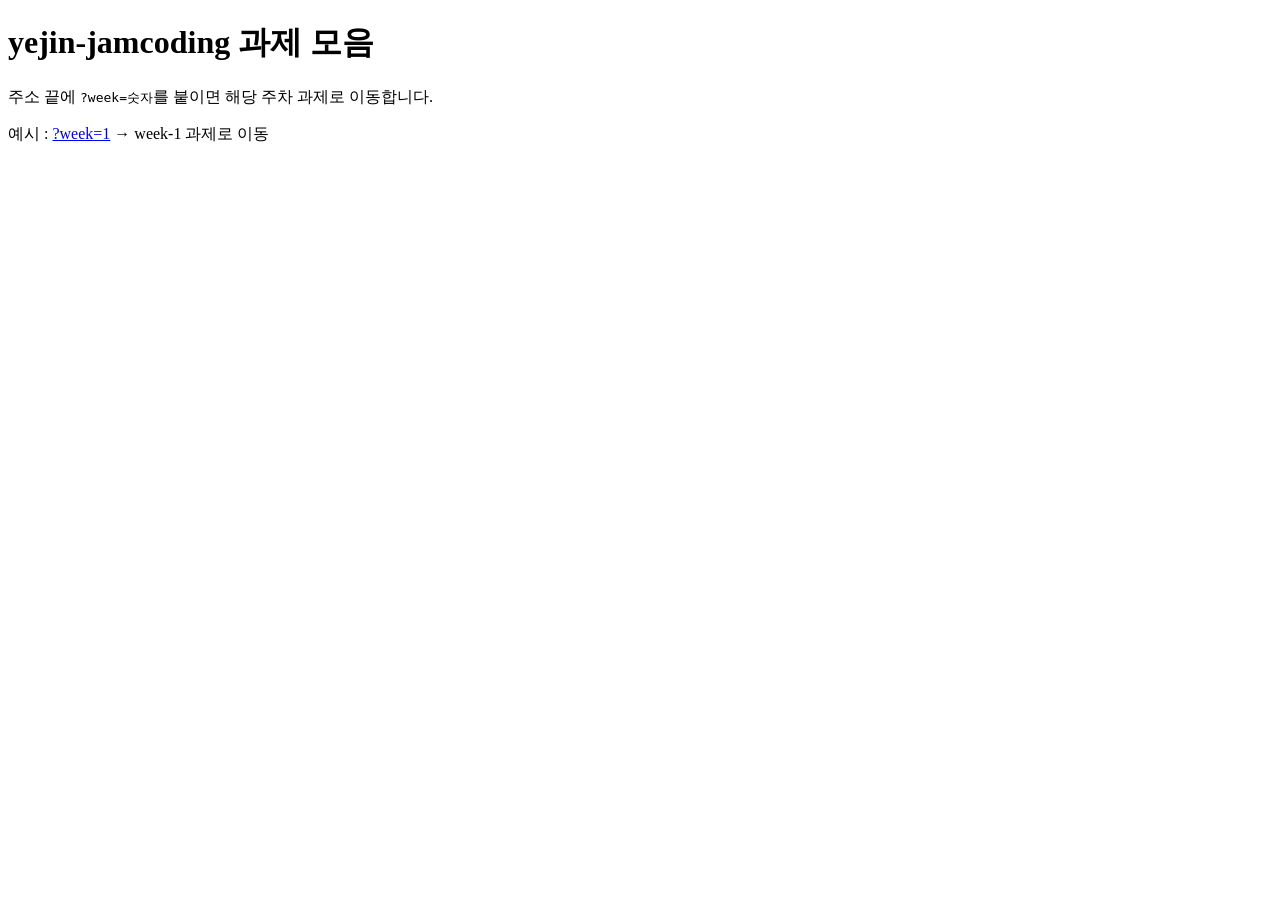
<file: index.html>
<!DOCTYPE html>
<html lang="ko">
<head>
  <meta charset="UTF-8">
  <title>yejin-jamcoding</title>
</head>
<body>

  <h1>yejin-jamcoding 과제 모음</h1>

  <p>주소 끝에 <code>?week=숫자</code>를 붙이면 해당 주차 과제로 이동합니다.</p>
  <p>예시 : <a href="?week=1">?week=1</a> → week-1 과제로 이동</p>

  <script>
    // 주소창의 ?week=숫자 값을 읽어온다
    const params = new URLSearchParams(window.location.search);
    const week = params.get("week");

    // week 값이 있으면 해당 주차 폴더의 index.html로 이동한다
    if (week) {
      window.location.href = "week-" + week + "/index.html";
    }
  </script>

</body>
</html>
</file>
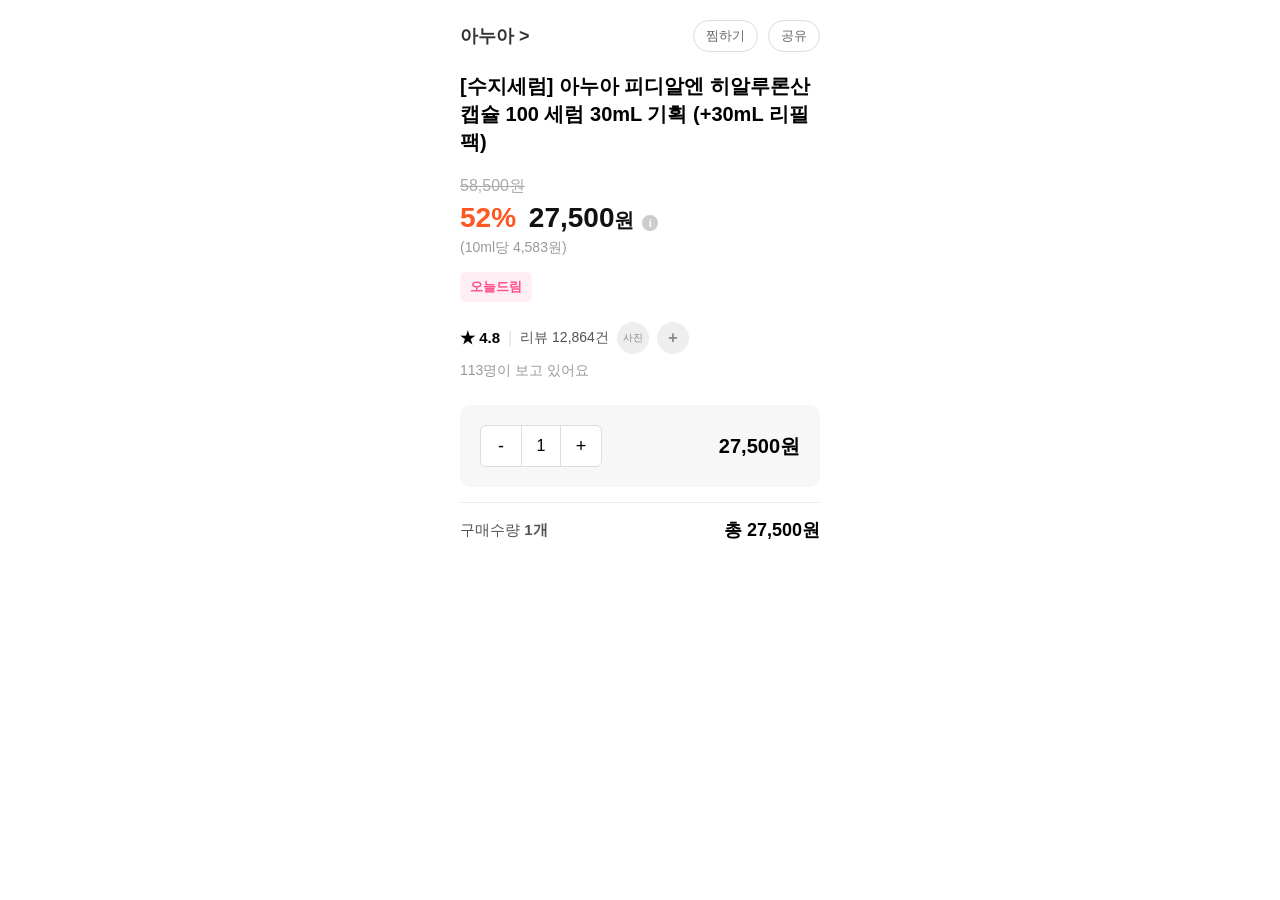
<file: week-1/index.html>
<!DOCTYPE html>
<html lang="ko">
<head>
  <meta charset="UTF-8">
  <title>week-1 과제 - 상품 상세 페이지</title>
  <link rel="stylesheet" href="style.css">
</head>
<body>

  <div class="container">

    <!-- 상단 : 브랜드명 + 아이콘 -->
    <div class="top-bar">
      <p class="brand">아누아 &gt;</p>
      <div class="top-icons">
        <span class="icon-box">찜하기</span>
        <span class="icon-box">공유</span>
      </div>
    </div>

    <!-- 상품명 -->
    <h1 class="title">
      [수지세럼] 아누아 피디알엔 히알루론산 캡슐 100 세럼 30mL 기획 (+30mL 리필팩)
    </h1>

    <!-- 가격 정보 -->
    <div class="price-box">
      <p class="original-price">58,500원</p>
      <p class="sale-price">
        <span class="discount">52%</span>
        27,500<span class="won">원</span>
        <span class="info-icon">i</span>
      </p>
      <p class="unit-price">(10ml당 4,583원)</p>
    </div>

    <!-- 배지 -->
    <p class="badge">오늘드림</p>

    <!-- 리뷰 -->
    <div class="review-box">
      <span class="rating">★ 4.8</span>
      <span class="line">|</span>
      <span class="review-count">리뷰 12,864건</span>
      <span class="photo">사진</span>
      <span class="photo photo-more">+</span>
    </div>

    <!-- 조회수 -->
    <p class="viewers">113명이 보고 있어요</p>

    <!-- 수량 선택 + 가격 -->
    <div class="order-box">
      <div class="quantity">
        <button class="qty-btn">-</button>
        <span class="qty-num">1</span>
        <button class="qty-btn">+</button>
      </div>
      <p class="order-price">27,500원</p>
    </div>

    <!-- 총 결제 금액 -->
    <div class="total-box">
      <p class="total-label">구매수량 <strong>1개</strong></p>
      <p class="total-price">총 27,500원</p>
    </div>

  </div>

</body>
</html>
</file>
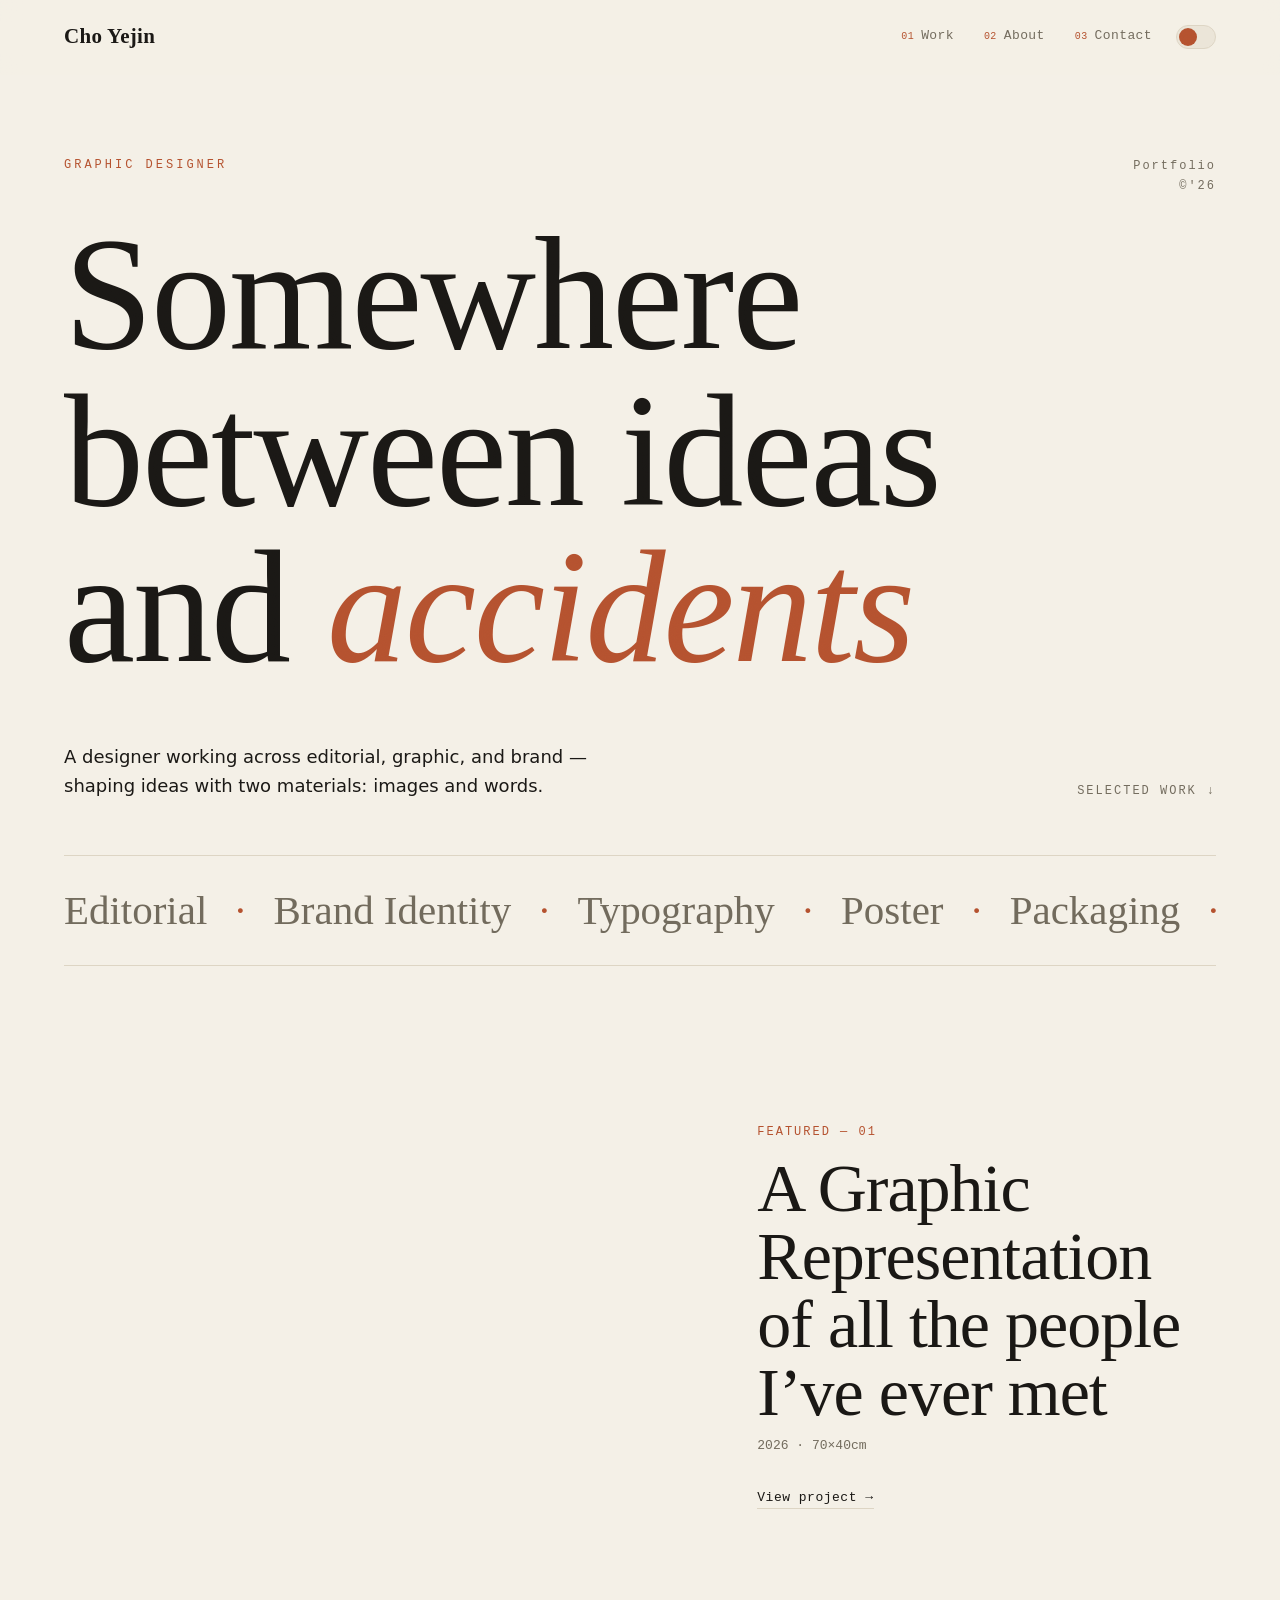
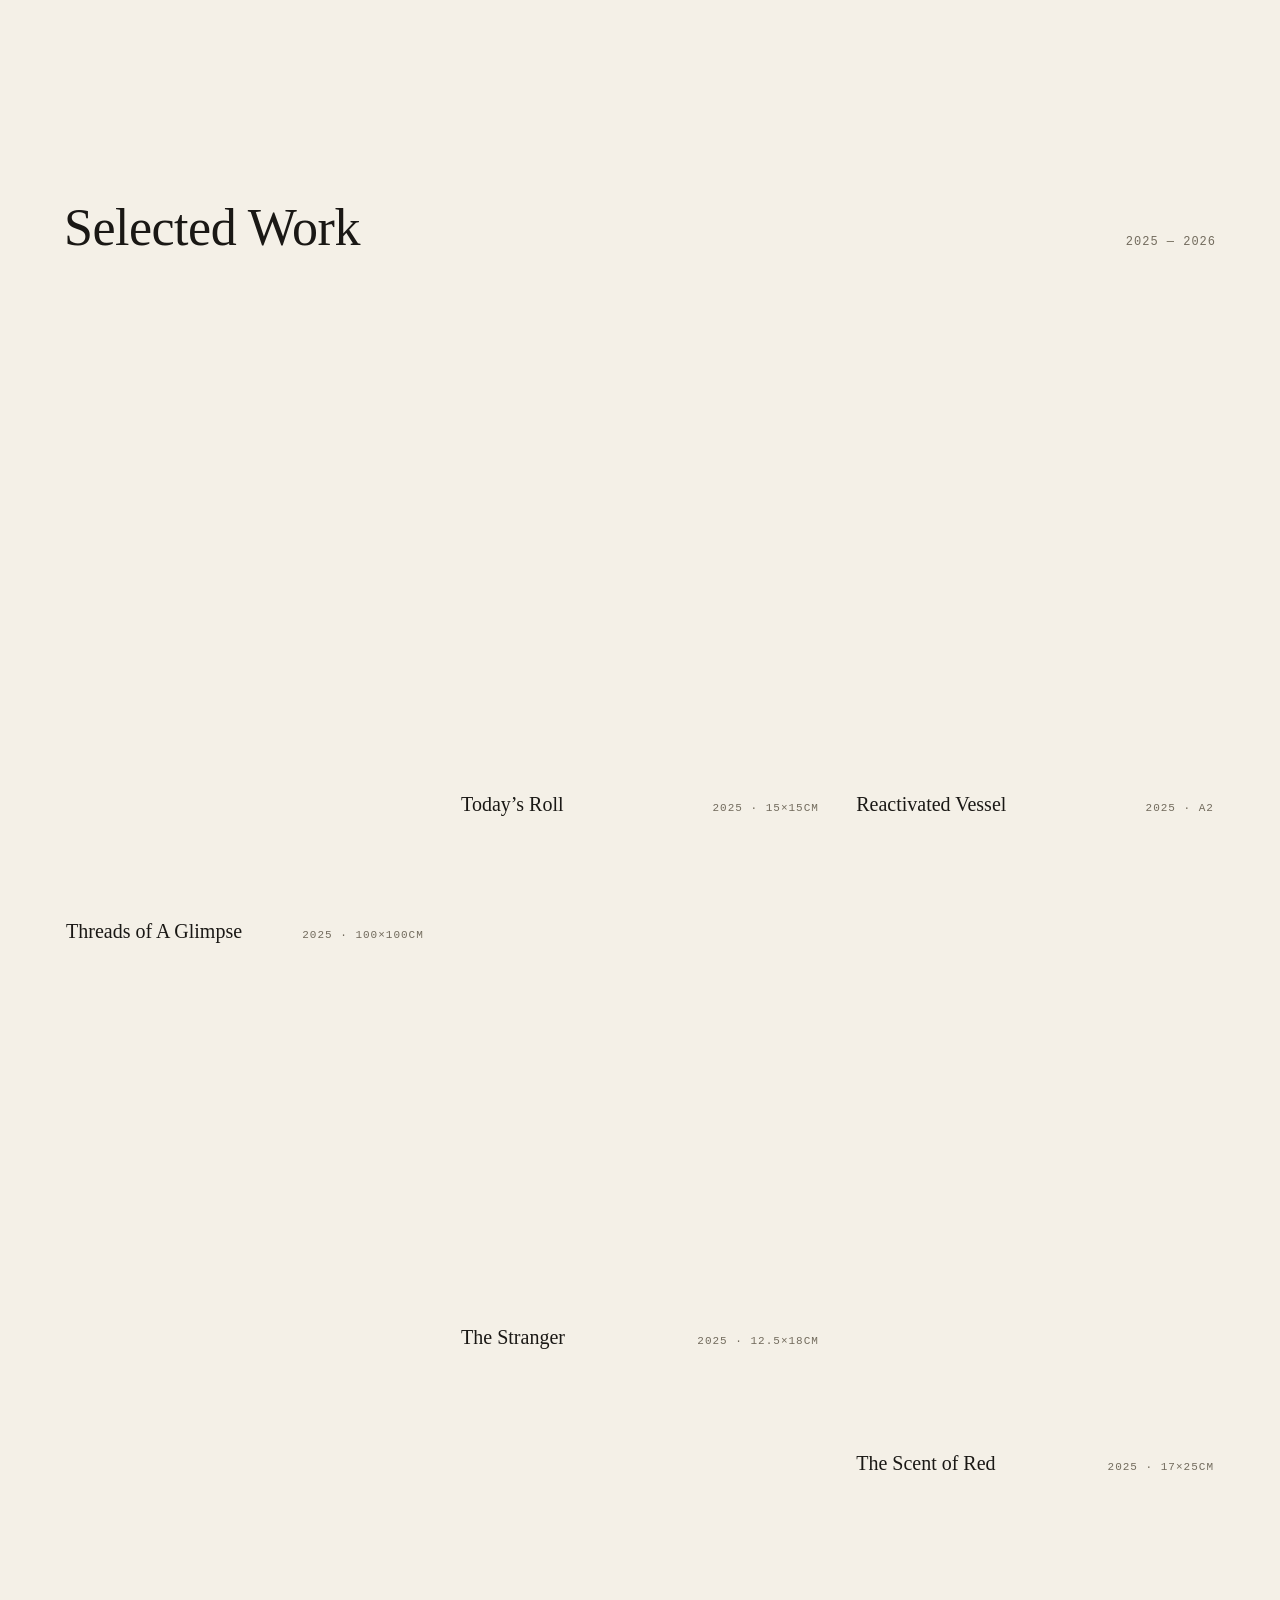
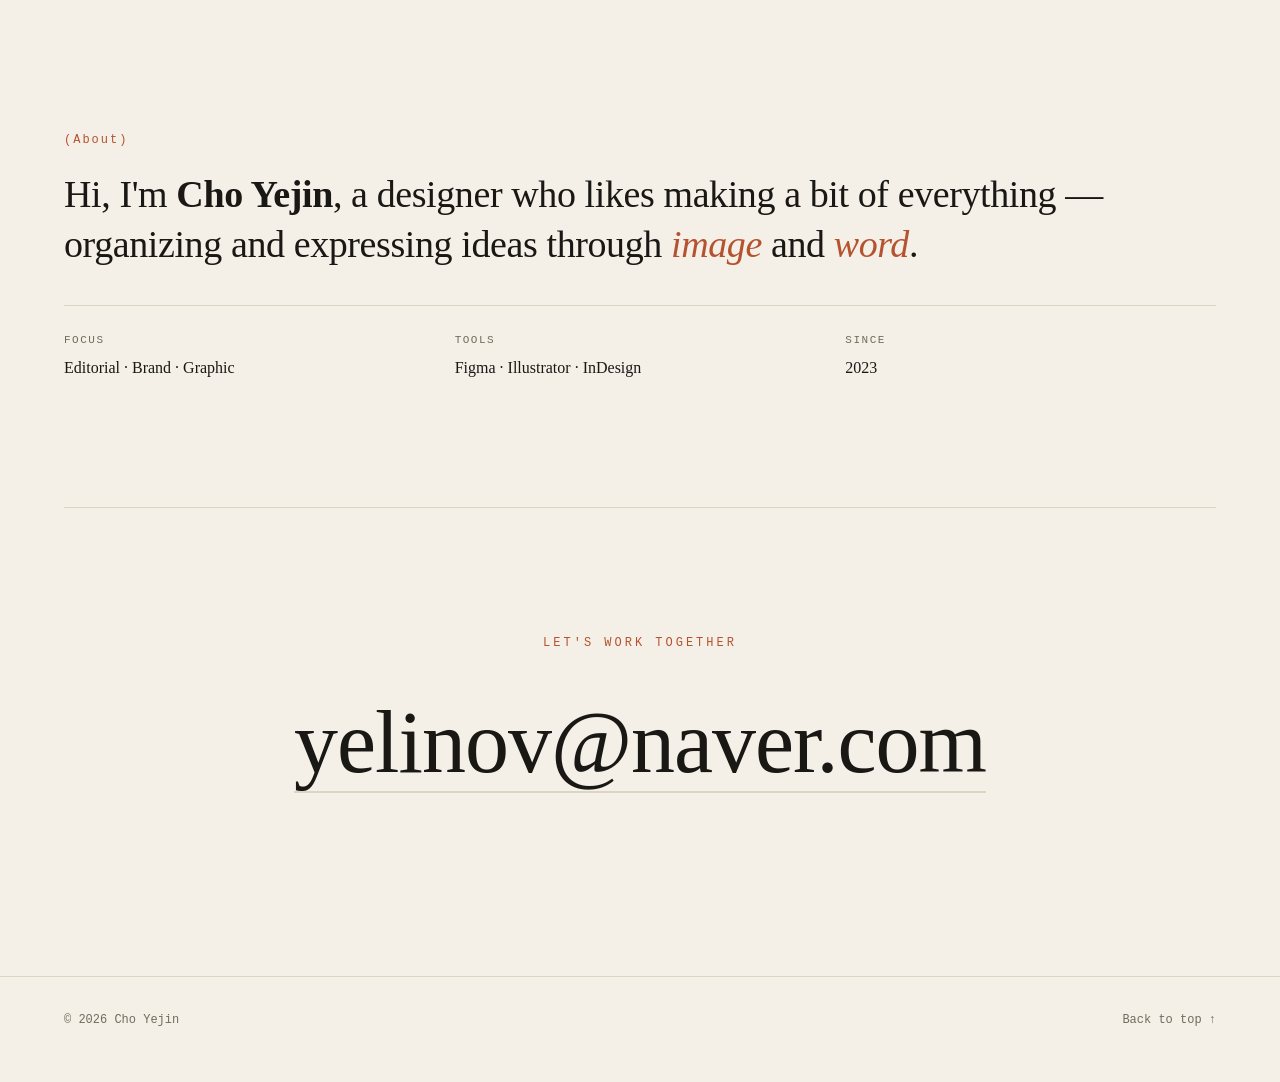
<file: week-3/index.html>
<!doctype html>
<html lang="en" data-theme="dark">
<head>
  <meta charset="utf-8" />
  <meta name="viewport" content="width=device-width, initial-scale=1" />
  <title>Cho Yejin — Design Portfolio</title>
  <meta name="description" content="Cho Yejin — graphic design portfolio. Work expressed through image and word." />
  <meta name="author" content="Cho Yejin" />
  <meta property="og:title" content="Cho Yejin — Design Portfolio" />
  <meta property="og:description" content="Graphic design portfolio — editorial, brand, and graphic work." />
  <meta property="og:type" content="website" />
  <meta name="theme-color" content="#0e0d0b" />
  <link rel="stylesheet" href="css/styles.css" />
</head>
<body>
  <a class="skip" href="#work">Skip to content</a>
  <div class="progress" id="progress" aria-hidden="true"></div>
  <div class="cursor" id="cursor" aria-hidden="true"></div>

  <!-- ===== Nav ===== -->
  <header class="nav" id="top">
    <a class="nav__brand" href="#top">Cho Yejin</a>
    <nav class="nav__links" aria-label="Primary">
      <a href="#work"><i>01</i> Work</a>
      <a href="#about"><i>02</i> About</a>
      <a href="#contact"><i>03</i> Contact</a>
    </nav>
    <div class="nav__right">
      <button class="theme" id="themeBtn" type="button" aria-label="Toggle theme"><span class="theme__dot"></span></button>
      <button class="burger" id="burger" type="button" aria-label="Menu" aria-expanded="false"><span></span><span></span></button>
    </div>
  </header>

  <main>
    <!-- ===== Hero ===== -->
    <section class="hero">
      <span class="hero__index reveal">Portfolio<br />©'26</span>
      <p class="hero__eyebrow reveal">Graphic Designer</p>
      <h1 class="hero__title reveal">
        <span class="line"><b>Somewhere</b></span>
        <span class="line"><b>between ideas</b></span>
        <span class="line"><b>and <em>accidents</em></b></span>
      </h1>
      <div class="hero__foot reveal" data-d="3">
        <p class="hero__lead">
          A designer working across editorial, graphic, and brand — shaping ideas with two materials: images and words.
        </p>
        <a class="hero__scroll" href="#work"><span>Selected Work</span><i>↓</i></a>
      </div>
    </section>

    <!-- ===== Marquee ===== -->
    <div class="marquee" aria-hidden="true">
      <div class="marquee__track">
        <span>Editorial</span><span>·</span><span>Brand Identity</span><span>·</span><span>Typography</span><span>·</span>
        <span>Poster</span><span>·</span><span>Packaging</span><span>·</span><span>Art Direction</span><span>·</span>
        <span>Editorial</span><span>·</span><span>Brand Identity</span><span>·</span><span>Typography</span><span>·</span>
        <span>Poster</span><span>·</span><span>Packaging</span><span>·</span><span>Art Direction</span><span>·</span>
      </div>
    </div>

    <!-- ===== Featured ===== -->
    <section class="featured reveal" id="work">
      <a class="featured__link" href="assets/work-01.webp" target="_blank" rel="noopener">
        <div class="featured__media reveal reveal--mask"><img src="assets/work-01.webp" alt="A Graphic Representation of all the people I’ve ever met — graphic work, 2026" width="1600" height="1086" loading="lazy" data-parallax="0.12" /></div>
        <div class="featured__info">
          <span class="featured__no">Featured — 01</span>
          <h2 class="featured__title">A Graphic Representation of all the people I’ve ever met</h2>
          <p class="featured__tags">2026 · 70×40cm</p>
          <span class="featured__cta">View project →</span>
        </div>
      </a>
    </section>

    <!-- ===== Work grid ===== -->
    <section class="work">
      <div class="section-head reveal">
        <h2 class="section-head__title">Selected Work</h2>
        <p class="section-head__sub">2025 — 2026</p>
      </div>

      <ul class="grid">
        <li class="card reveal" data-span="tall">
          <a class="card__link" href="assets/work-02.webp" target="_blank" rel="noopener">
            <span class="card__media reveal reveal--mask"><span class="card__no">02</span><span class="card__view">View →</span><img src="assets/work-02.webp" alt="Threads of A Glimpse" width="1600" height="1200" loading="lazy" /></span>
            <span class="card__row"><span class="card__title">Threads of A Glimpse</span><span class="card__tag">2025 · 100×100cm</span></span>
          </a>
        </li>
        <li class="card reveal">
          <a class="card__link" href="assets/work-03.webp" target="_blank" rel="noopener">
            <span class="card__media reveal reveal--mask"><span class="card__no">03</span><span class="card__view">View →</span><img src="assets/work-03.webp" alt="Today’s Roll" width="900" height="1600" loading="lazy" /></span>
            <span class="card__row"><span class="card__title">Today’s Roll</span><span class="card__tag">2025 · 15×15cm</span></span>
          </a>
        </li>
        <li class="card reveal">
          <a class="card__link" href="assets/work-04.webp" target="_blank" rel="noopener">
            <span class="card__media reveal reveal--mask"><span class="card__no">04</span><span class="card__view">View →</span><img src="assets/work-04.webp" alt="Reactivated Vessel" width="1600" height="1200" loading="lazy" /></span>
            <span class="card__row"><span class="card__title">Reactivated Vessel</span><span class="card__tag">2025 · A2</span></span>
          </a>
        </li>
        <li class="card reveal">
          <a class="card__link" href="assets/work-05.webp" target="_blank" rel="noopener">
            <span class="card__media reveal reveal--mask"><span class="card__no">05</span><span class="card__view">View →</span><img src="assets/work-05.webp" alt="The Stranger" width="1600" height="1200" loading="lazy" /></span>
            <span class="card__row"><span class="card__title">The Stranger</span><span class="card__tag">2025 · 12.5×18cm</span></span>
          </a>
        </li>
        <li class="card reveal" data-span="tall">
          <a class="card__link" href="assets/work-06.webp" target="_blank" rel="noopener">
            <span class="card__media reveal reveal--mask"><span class="card__no">06</span><span class="card__view">View →</span><img src="assets/work-06.webp" alt="The Scent of Red" width="1600" height="1200" loading="lazy" /></span>
            <span class="card__row"><span class="card__title">The Scent of Red</span><span class="card__tag">2025 · 17×25cm</span></span>
          </a>
        </li>
      </ul>
    </section>

    <!-- ===== About ===== -->
    <section class="about about--no-media" id="about">
      <div class="about__text reveal">
        <p class="about__kicker">(About)</p>
        <p class="about__big">
          Hi, I'm <strong>Cho Yejin</strong>, a designer who likes making a bit of everything —
          organizing and expressing ideas through <em>image</em> and <em>word</em>.
        </p>
        <dl class="facts">
          <div><dt>Focus</dt><dd>Editorial · Brand · Graphic</dd></div>
          <div><dt>Tools</dt><dd>Figma · Illustrator · InDesign</dd></div>
          <div><dt>Since</dt><dd>2023</dd></div>
        </dl>
      </div>
    </section>

    <!-- ===== Contact ===== -->
    <section class="contact" id="contact">
      <div class="reveal">
        <p class="contact__eyebrow">Let's work together</p>
        <h2 class="contact__title"><a href="mailto:yelinov@naver.com">yelinov@naver.com</a></h2>
      </div>
    </section>
  </main>

  <footer class="foot">
    <span>© 2026 Cho Yejin</span>
    <a href="#top">Back to top ↑</a>
  </footer>

  <script src="js/main.js"></script>
</body>
</html>
</file>
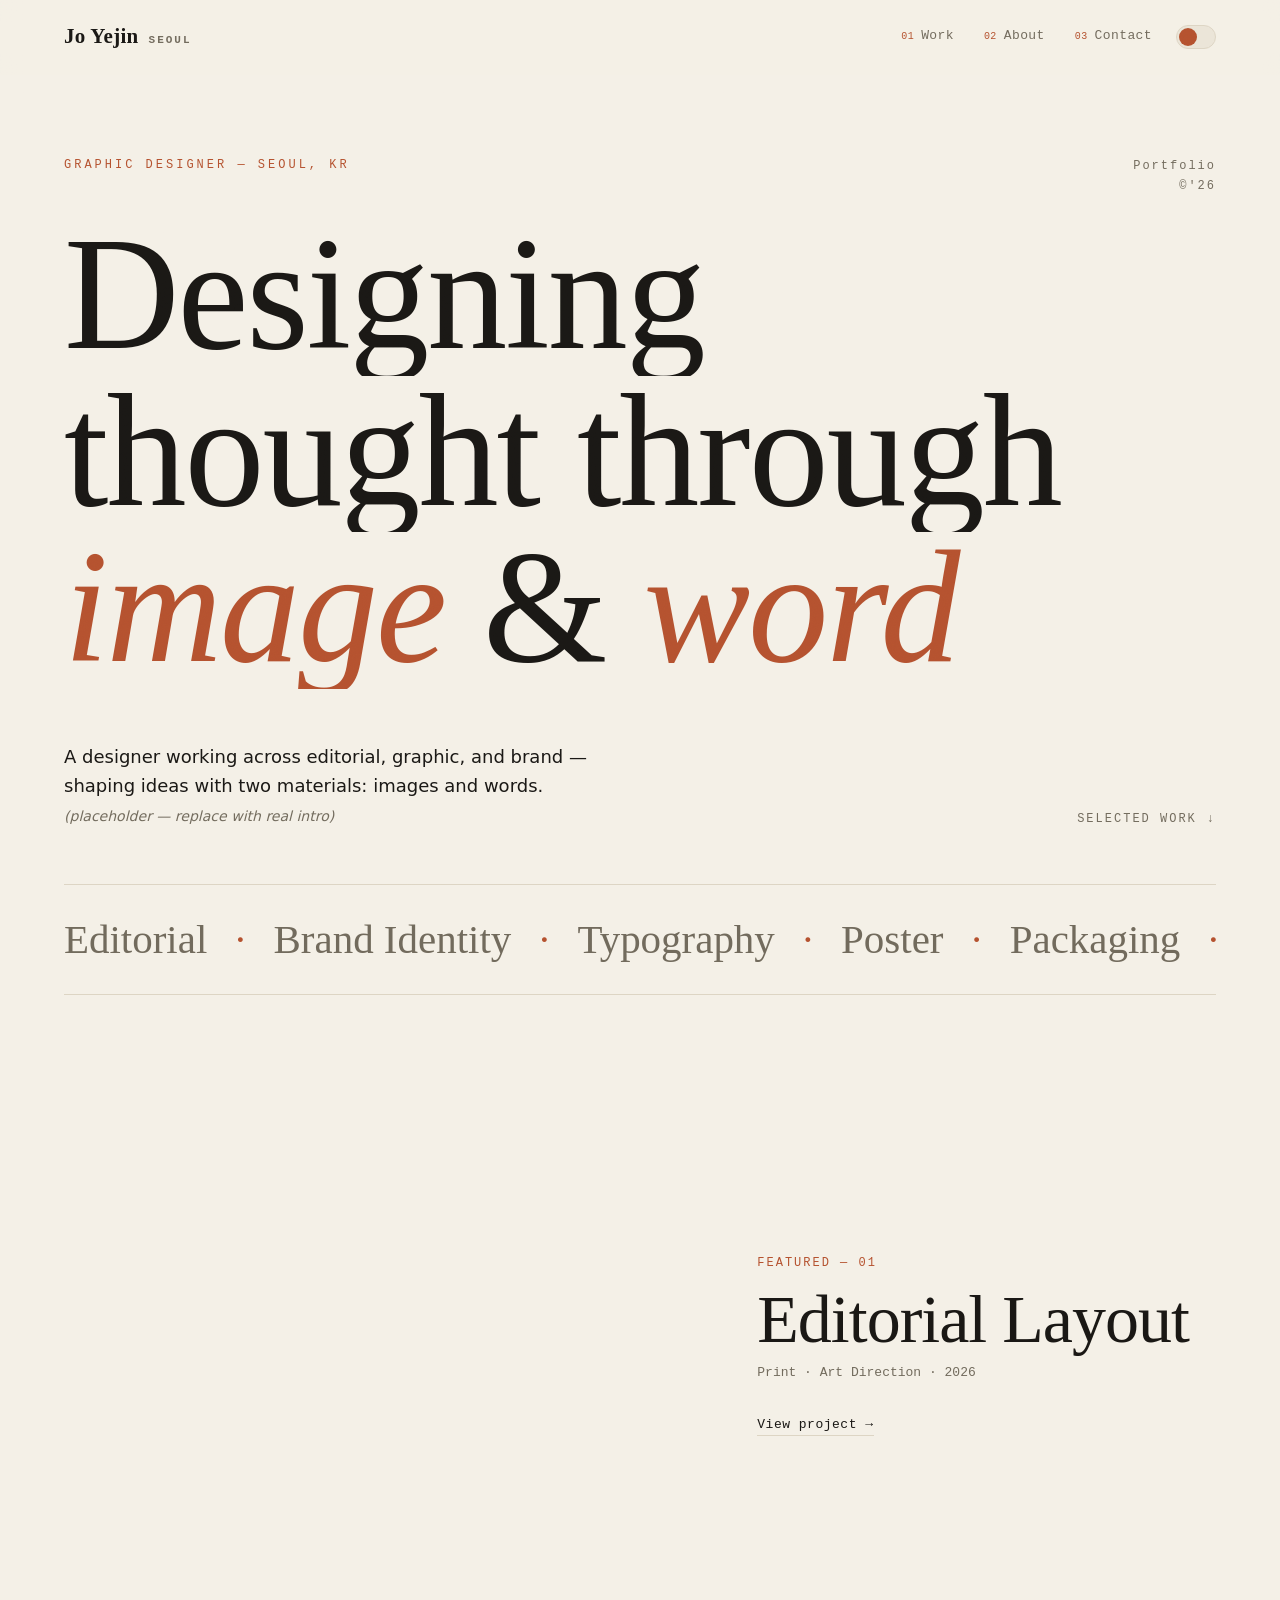
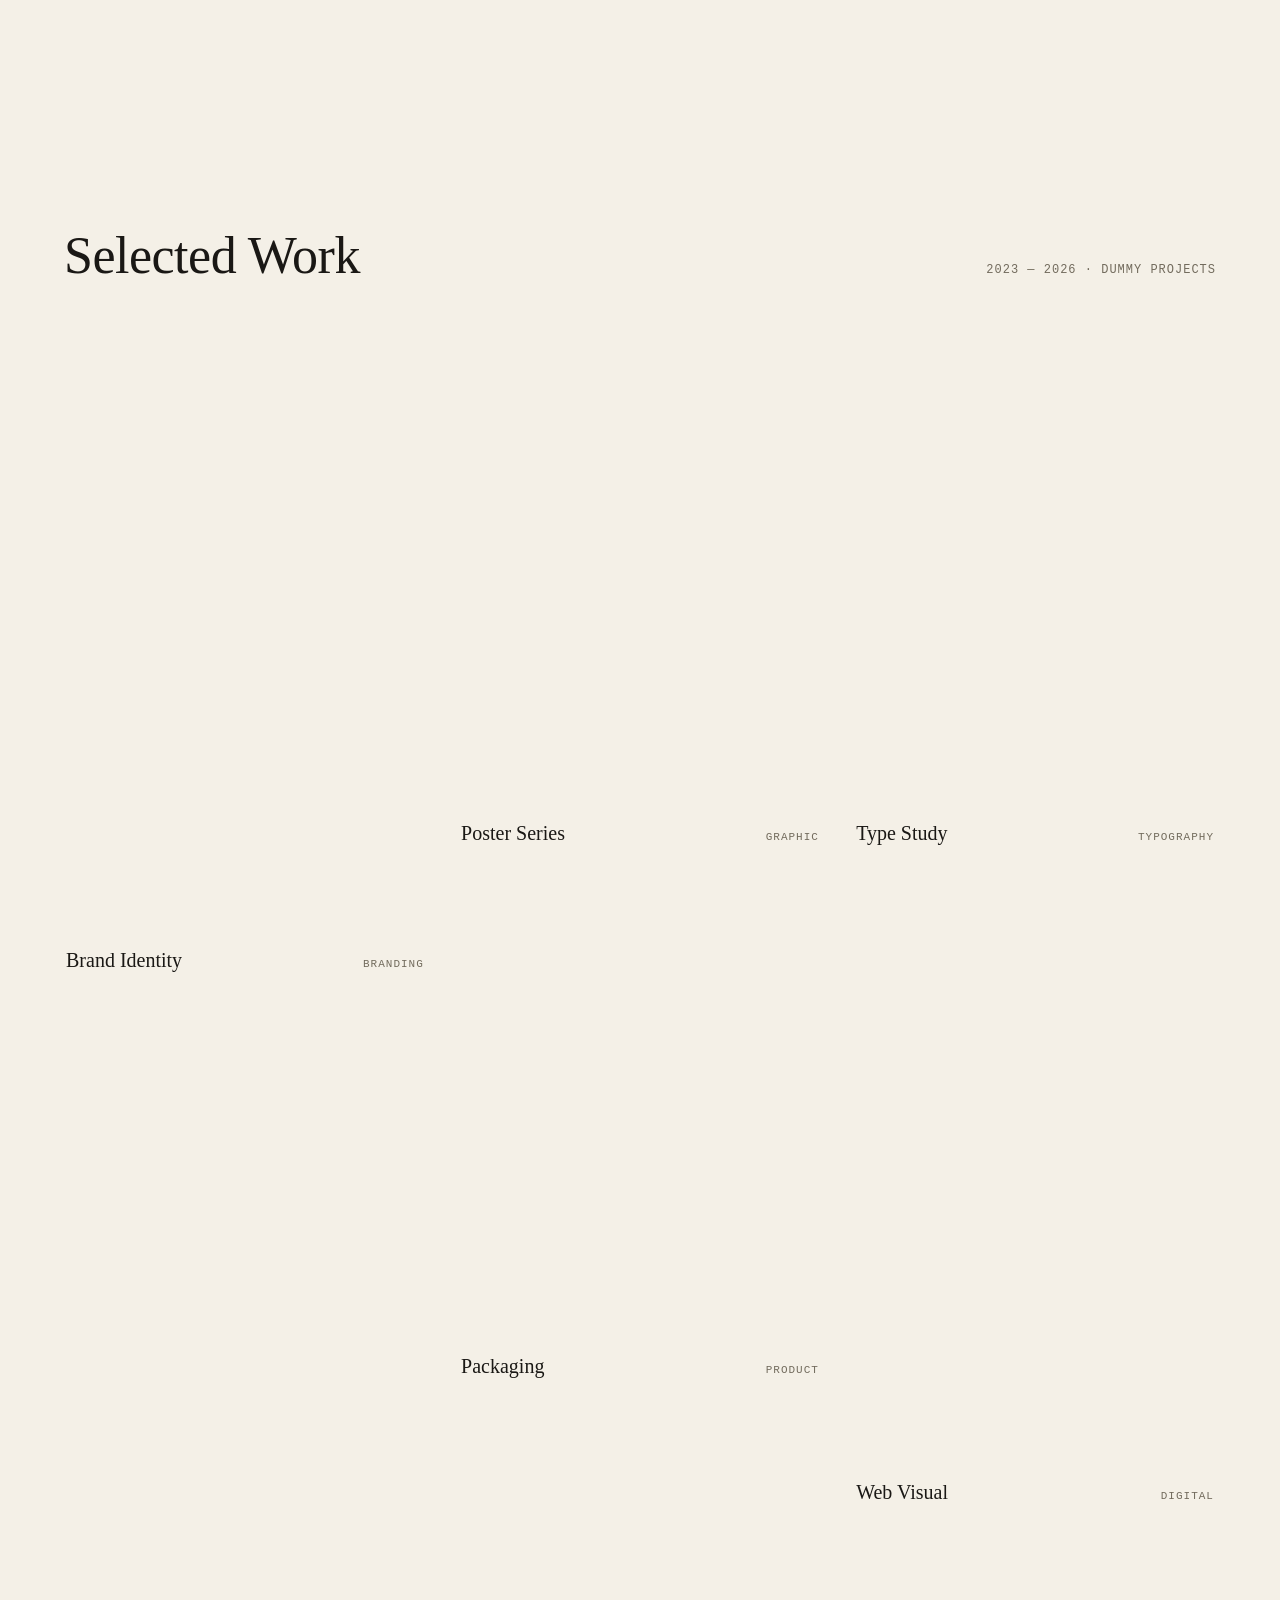
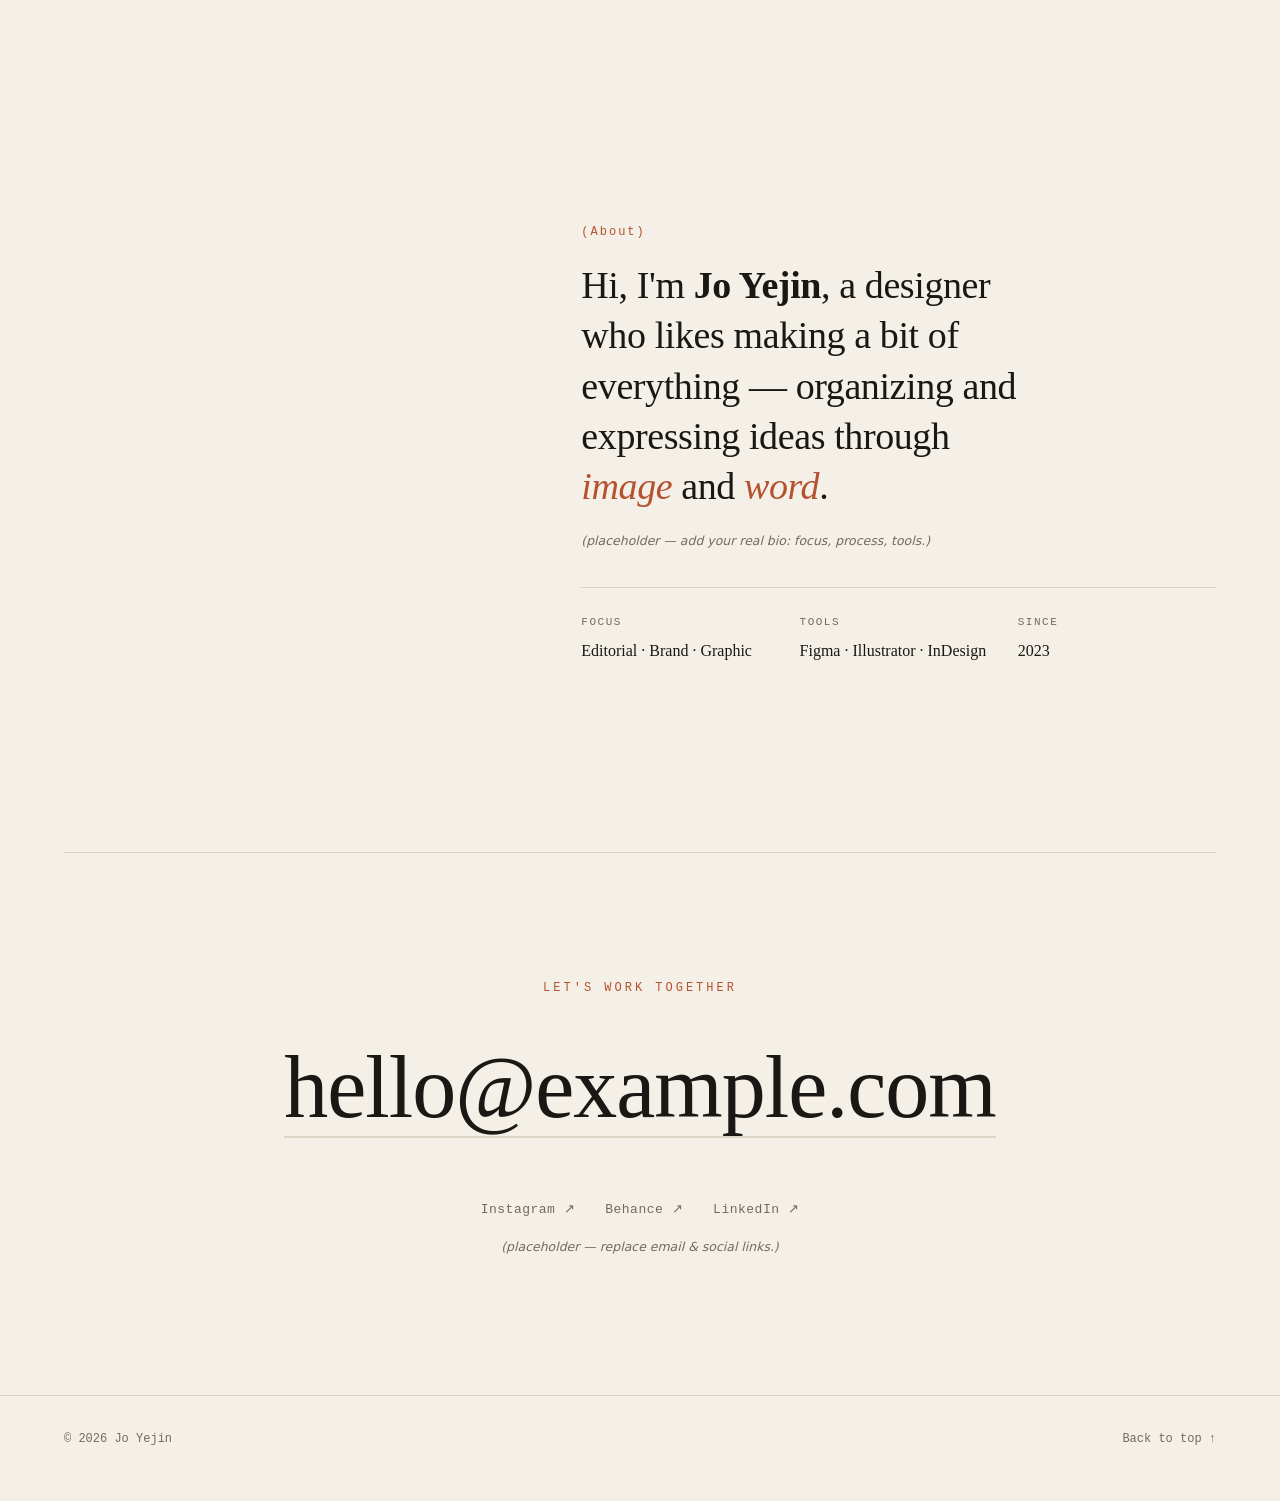
<file: week3/index.html>
<!doctype html>
<html lang="en" data-theme="dark">
<head>
  <meta charset="utf-8" />
  <meta name="viewport" content="width=device-width, initial-scale=1" />
  <title>Jo Yejin — Design Portfolio</title>
  <meta name="description" content="Jo Yejin — design portfolio. Work expressed through image and word." />
  <link rel="stylesheet" href="css/styles.css" />
</head>
<body>
  <a class="skip" href="#work">Skip to content</a>
  <div class="progress" id="progress" aria-hidden="true"></div>
  <div class="cursor" id="cursor" aria-hidden="true"></div>

  <!-- ===== Nav ===== -->
  <header class="nav" id="top">
    <a class="nav__brand" href="#top">Jo Yejin<span class="nav__brand-en">Seoul</span></a>
    <nav class="nav__links" aria-label="Primary">
      <a href="#work"><i>01</i> Work</a>
      <a href="#about"><i>02</i> About</a>
      <a href="#contact"><i>03</i> Contact</a>
    </nav>
    <div class="nav__right">
      <button class="theme" id="themeBtn" type="button" aria-label="Toggle theme"><span class="theme__dot"></span></button>
      <button class="burger" id="burger" type="button" aria-label="Menu" aria-expanded="false"><span></span><span></span></button>
    </div>
  </header>

  <main>
    <!-- ===== Hero ===== -->
    <section class="hero">
      <span class="hero__index reveal">Portfolio<br />©'26</span>
      <p class="hero__eyebrow reveal">Graphic Designer — Seoul, KR</p>
      <h1 class="hero__title reveal">
        <span class="line"><b>Designing</b></span>
        <span class="line"><b>thought through</b></span>
        <span class="line"><b><em>image</em> &amp; <em>word</em></b></span>
      </h1>
      <div class="hero__foot reveal" data-d="3">
        <p class="hero__lead">
          A designer working across editorial, graphic, and brand — shaping ideas with two materials: images and words.
          <span class="dim">(placeholder — replace with real intro)</span>
        </p>
        <a class="hero__scroll" href="#work"><span>Selected Work</span><i>↓</i></a>
      </div>
    </section>

    <!-- ===== Marquee ===== -->
    <div class="marquee" aria-hidden="true">
      <div class="marquee__track">
        <span>Editorial</span><span>·</span><span>Brand Identity</span><span>·</span><span>Typography</span><span>·</span>
        <span>Poster</span><span>·</span><span>Packaging</span><span>·</span><span>Art Direction</span><span>·</span>
        <span>Editorial</span><span>·</span><span>Brand Identity</span><span>·</span><span>Typography</span><span>·</span>
        <span>Poster</span><span>·</span><span>Packaging</span><span>·</span><span>Art Direction</span><span>·</span>
      </div>
    </div>

    <!-- ===== Featured ===== -->
    <section class="featured reveal" id="work">
      <a class="featured__link" href="#">
        <div class="featured__media reveal reveal--mask"><img src="assets/work-01.svg" alt="" width="800" height="1000" loading="lazy" data-parallax="0.12" /></div>
        <div class="featured__info">
          <span class="featured__no">Featured — 01</span>
          <h2 class="featured__title">Editorial Layout</h2>
          <p class="featured__tags">Print · Art Direction · 2026</p>
          <span class="featured__cta">View project →</span>
        </div>
      </a>
    </section>

    <!-- ===== Work grid ===== -->
    <section class="work">
      <div class="section-head reveal">
        <h2 class="section-head__title">Selected Work</h2>
        <p class="section-head__sub">2023 — 2026 · dummy projects</p>
      </div>

      <ul class="grid">
        <li class="card reveal" data-span="tall">
          <a class="card__link" href="#">
            <span class="card__media reveal reveal--mask"><span class="card__no">02</span><span class="card__view">View →</span><img src="assets/work-02.svg" alt="" width="800" height="1000" loading="lazy" /></span>
            <span class="card__row"><span class="card__title">Brand Identity</span><span class="card__tag">Branding</span></span>
          </a>
        </li>
        <li class="card reveal">
          <a class="card__link" href="#">
            <span class="card__media reveal reveal--mask"><span class="card__no">03</span><span class="card__view">View →</span><img src="assets/work-03.svg" alt="" width="800" height="1000" loading="lazy" /></span>
            <span class="card__row"><span class="card__title">Poster Series</span><span class="card__tag">Graphic</span></span>
          </a>
        </li>
        <li class="card reveal">
          <a class="card__link" href="#">
            <span class="card__media reveal reveal--mask"><span class="card__no">04</span><span class="card__view">View →</span><img src="assets/work-04.svg" alt="" width="800" height="1000" loading="lazy" /></span>
            <span class="card__row"><span class="card__title">Type Study</span><span class="card__tag">Typography</span></span>
          </a>
        </li>
        <li class="card reveal">
          <a class="card__link" href="#">
            <span class="card__media reveal reveal--mask"><span class="card__no">05</span><span class="card__view">View →</span><img src="assets/work-05.svg" alt="" width="800" height="1000" loading="lazy" /></span>
            <span class="card__row"><span class="card__title">Packaging</span><span class="card__tag">Product</span></span>
          </a>
        </li>
        <li class="card reveal" data-span="tall">
          <a class="card__link" href="#">
            <span class="card__media reveal reveal--mask"><span class="card__no">06</span><span class="card__view">View →</span><img src="assets/work-06.svg" alt="" width="800" height="1000" loading="lazy" /></span>
            <span class="card__row"><span class="card__title">Web Visual</span><span class="card__tag">Digital</span></span>
          </a>
        </li>
      </ul>
    </section>

    <!-- ===== About ===== -->
    <section class="about" id="about">
      <div class="about__media reveal reveal--mask">
        <img src="assets/portrait.svg" alt="Jo Yejin portrait (placeholder)" width="600" height="750" loading="lazy" data-parallax="0.1" />
      </div>
      <div class="about__text reveal">
        <p class="about__kicker">(About)</p>
        <p class="about__big">
          Hi, I'm <strong>Jo Yejin</strong>, a designer who likes making a bit of everything —
          organizing and expressing ideas through <em>image</em> and <em>word</em>.
        </p>
        <p class="dim">(placeholder — add your real bio: focus, process, tools.)</p>
        <dl class="facts">
          <div><dt>Focus</dt><dd>Editorial · Brand · Graphic</dd></div>
          <div><dt>Tools</dt><dd>Figma · Illustrator · InDesign</dd></div>
          <div><dt>Since</dt><dd>2023</dd></div>
        </dl>
      </div>
    </section>

    <!-- ===== Contact ===== -->
    <section class="contact" id="contact">
      <div class="reveal">
        <p class="contact__eyebrow">Let's work together</p>
        <h2 class="contact__title"><a href="mailto:hello@example.com">hello@example.com</a></h2>
        <ul class="contact__links">
          <li><a href="#">Instagram ↗</a></li>
          <li><a href="#">Behance ↗</a></li>
          <li><a href="#">LinkedIn ↗</a></li>
        </ul>
        <p class="dim">(placeholder — replace email &amp; social links.)</p>
      </div>
    </section>
  </main>

  <footer class="foot">
    <span>© <span id="year">2026</span> Jo Yejin</span>
    <a href="#top">Back to top ↑</a>
  </footer>

  <script src="js/main.js"></script>
</body>
</html>
</file>
<file: week-1/style.css>
/* 전체 공통 설정 */
* {
  margin: 0;
  padding: 0;
  box-sizing: border-box;
}

body {
  font-family: "Apple SD Gothic Neo", "Malgun Gothic", sans-serif;
  background-color: #ffffff;
  display: flex;
  justify-content: center;
}

.container {
  width: 400px;
  padding: 20px;
}

/* 상단 : 브랜드명 + 아이콘 */
.top-bar {
  display: flex;
  justify-content: space-between;
  align-items: center;
  margin-bottom: 20px;
}

.brand {
  font-size: 18px;
  font-weight: bold;
  color: #333333;
}

.top-icons {
  display: flex;
  gap: 10px;
}

.icon-box {
  font-size: 13px;
  color: #666666;
  border: 1px solid #dddddd;
  border-radius: 20px;
  padding: 6px 12px;
}

/* 상품명 */
.title {
  font-size: 20px;
  line-height: 1.4;
  margin-bottom: 20px;
}

/* 가격 정보 */
.price-box {
  margin-bottom: 15px;
}

.original-price {
  font-size: 16px;
  color: #aaaaaa;
  text-decoration: line-through;
  margin-bottom: 5px;
}

.sale-price {
  font-size: 28px;
  font-weight: bold;
  color: #111111;
  margin-bottom: 5px;
}

.discount {
  color: #ff5722;
  margin-right: 5px;
}

.won {
  font-size: 20px;
}

.info-icon {
  display: inline-block;
  width: 16px;
  height: 16px;
  line-height: 16px;
  text-align: center;
  border-radius: 50%;
  background-color: #cccccc;
  color: #ffffff;
  font-size: 11px;
  font-style: normal;
}

.unit-price {
  font-size: 14px;
  color: #999999;
}

/* 배지 */
.badge {
  display: inline-block;
  font-size: 13px;
  font-weight: bold;
  color: #ff4d8d;
  background-color: #ffeef4;
  padding: 6px 10px;
  border-radius: 6px;
  margin-bottom: 20px;
}

/* 리뷰 */
.review-box {
  display: flex;
  align-items: center;
  gap: 8px;
  margin-bottom: 8px;
}

.rating {
  font-size: 15px;
  font-weight: bold;
}

.line {
  color: #dddddd;
}

.review-count {
  font-size: 14px;
  color: #555555;
}

.photo {
  width: 32px;
  height: 32px;
  line-height: 32px;
  text-align: center;
  font-size: 10px;
  color: #888888;
  background-color: #eeeeee;
  border-radius: 50%;
}

.photo-more {
  font-size: 16px;
  font-weight: bold;
}

/* 조회수 */
.viewers {
  font-size: 14px;
  color: #999999;
  margin-bottom: 25px;
}

/* 수량 선택 + 가격 */
.order-box {
  display: flex;
  justify-content: space-between;
  align-items: center;
  background-color: #f7f7f7;
  border-radius: 10px;
  padding: 20px;
  margin-bottom: 15px;
}

.quantity {
  display: flex;
  align-items: center;
  background-color: #ffffff;
  border: 1px solid #dddddd;
  border-radius: 6px;
}

.qty-btn {
  width: 40px;
  height: 40px;
  font-size: 18px;
  background-color: transparent;
  border: none;
  cursor: pointer;
}

.qty-num {
  width: 40px;
  text-align: center;
  font-size: 16px;
  border-left: 1px solid #dddddd;
  border-right: 1px solid #dddddd;
  line-height: 40px;
}

.order-price {
  font-size: 20px;
  font-weight: bold;
}

/* 총 결제 금액 */
.total-box {
  display: flex;
  justify-content: space-between;
  align-items: center;
  padding-top: 15px;
  border-top: 1px solid #eeeeee;
}

.total-label {
  font-size: 15px;
  color: #555555;
}

.total-price {
  font-size: 18px;
  font-weight: bold;
}
</file>
<file: week-3/css/styles.css>
/* ============================================================
   Cho Yejin — Graphic Design Portfolio
   Original stylesheet. Editorial, image-forward, motion-rich.
   ============================================================ */

:root {
  --bg: #0e0d0b;
  --bg-soft: #161410;
  --fg: #efe9dc;
  --fg-dim: #8b8474;
  --line: #2a2721;
  --accent: #d9714a;
  --card-bg: #181510;
  --maxw: 1280px;
  --pad: clamp(20px, 5vw, 80px);
  --font-serif: "Georgia", "Times New Roman", "Nanum Myeongjo", serif;
  --font-sans: system-ui, -apple-system, "Segoe UI", "Apple SD Gothic Neo", "Noto Sans KR", sans-serif;
  --font-mono: ui-monospace, "SF Mono", "Menlo", "Consolas", monospace;
  --ease: cubic-bezier(.19, 1, .22, 1);
}

:root[data-theme="light"] {
  --bg: #f4f0e7;
  --bg-soft: #ebe5d8;
  --fg: #1a1815;
  --fg-dim: #726b5d;
  --line: #ddd5c4;
  --accent: #b5522f;
  --card-bg: #e9e2d3;
}

* { box-sizing: border-box; }
html { scroll-behavior: smooth; }
@media (prefers-reduced-motion: reduce) { html { scroll-behavior: auto; } }

body {
  margin: 0; background: var(--bg); color: var(--fg);
  font-family: var(--font-sans); line-height: 1.6;
  -webkit-font-smoothing: antialiased;
  transition: background .5s ease, color .5s ease;
  overflow-x: hidden;
}

/* Subtle film grain — kills the flat, templated look */
body::after {
  content: ""; position: fixed; inset: 0; z-index: 65; pointer-events: none; opacity: .05;
  mix-blend-mode: overlay;
  background-image: url("data:image/svg+xml;utf8,<svg xmlns='http://www.w3.org/2000/svg' width='140' height='140'><filter id='n'><feTurbulence type='fractalNoise' baseFrequency='0.9' numOctaves='2'/></filter><rect width='100%25' height='100%25' filter='url(%23n)'/></svg>");
}

img { display: block; max-width: 100%; height: auto; }
a { color: inherit; }

.skip { position: absolute; left: -999px; top: 0; background: var(--fg); color: var(--bg); padding: 10px 16px; z-index: 100; }
.skip:focus { left: 12px; top: 12px; border-radius: 8px; }
.dim { color: var(--fg-dim); font-style: italic; font-size: .78em; }

/* ---------- Progress + cursor ---------- */
.progress { position: fixed; top: 0; left: 0; height: 2px; width: 0; background: var(--accent); z-index: 66; transition: width .1s linear; }
.cursor {
  position: fixed; top: 0; left: 0; width: 34px; height: 34px; border: 1px solid var(--accent);
  border-radius: 50%; pointer-events: none; z-index: 70; transform: translate(-50%, -50%);
  transition: width .25s var(--ease), height .25s var(--ease), background .25s ease, opacity .3s ease;
  opacity: 0; mix-blend-mode: difference;
}
.cursor.is-active { opacity: 1; }
.cursor.is-hot { width: 66px; height: 66px; background: color-mix(in srgb, var(--accent) 22%, transparent); }
@media (hover: none) { .cursor { display: none; } }

/* ---------- Nav ---------- */
.nav {
  position: sticky; top: 0; z-index: 50; display: flex; align-items: center; gap: 24px;
  padding: 20px var(--pad);
  background: color-mix(in srgb, var(--bg) 76%, transparent);
  backdrop-filter: saturate(1.2) blur(12px);
  border-bottom: 1px solid transparent; transition: border-color .3s ease;
}
.nav.is-stuck { border-bottom-color: var(--line); }
.nav__brand { font-family: var(--font-serif); font-size: 21px; font-weight: 600; text-decoration: none; letter-spacing: .3px; display: inline-flex; gap: 10px; align-items: baseline; }
.nav__brand-en { font-family: var(--font-mono); font-size: 11px; letter-spacing: 2px; color: var(--fg-dim); text-transform: uppercase; }
.nav__links { margin-left: auto; display: flex; gap: 30px; }
.nav__links a { text-decoration: none; font-family: var(--font-mono); font-size: 13px; letter-spacing: .4px; color: var(--fg-dim); position: relative; padding: 4px 0; transition: color .2s; display: inline-flex; gap: 7px; align-items: baseline; }
.nav__links a i { font-style: normal; font-size: 10px; color: var(--accent); }
.nav__links a::after { content: ""; position: absolute; left: 0; bottom: 0; height: 1px; width: 0; background: var(--fg); transition: width .25s var(--ease); }
.nav__links a:hover { color: var(--fg); }
.nav__links a:hover::after { width: 100%; }
.nav__right { display: flex; align-items: center; gap: 12px; }
.theme { width: 40px; height: 24px; border-radius: 999px; border: 1px solid var(--line); background: var(--bg-soft); cursor: pointer; padding: 0; position: relative; }
.theme__dot { position: absolute; top: 2px; left: 2px; width: 18px; height: 18px; border-radius: 50%; background: var(--accent); transition: transform .3s var(--ease); }
:root:not([data-theme="light"]) .theme__dot { transform: translateX(16px); }
.burger { display: none; flex-direction: column; gap: 5px; width: 34px; height: 34px; background: none; border: 0; cursor: pointer; align-items: center; justify-content: center; }
.burger span { width: 20px; height: 2px; background: var(--fg); transition: transform .3s, opacity .3s; }
.burger[aria-expanded="true"] span:nth-child(1) { transform: translateY(3.5px) rotate(45deg); }
.burger[aria-expanded="true"] span:nth-child(2) { transform: translateY(-3.5px) rotate(-45deg); }

/* ---------- Layout ---------- */
main { max-width: var(--maxw); margin: 0 auto; padding: 0 var(--pad); }
section { padding: clamp(72px, 14vh, 170px) 0; }
.section-head { margin-bottom: 52px; display: flex; align-items: baseline; justify-content: space-between; gap: 16px; flex-wrap: wrap; }
.section-head__title { font-family: var(--font-serif); font-weight: 500; font-size: clamp(28px, 5vw, 52px); margin: 0; letter-spacing: -.5px; }
.section-head__sub { margin: 0; color: var(--fg-dim); font-family: var(--font-mono); font-size: 12px; letter-spacing: 1px; text-transform: uppercase; }

/* ---------- Hero (asymmetric) ---------- */
.hero { position: relative; padding-top: clamp(40px, 9vh, 96px); padding-bottom: clamp(36px, 6vh, 80px); }
.hero__index { position: absolute; top: clamp(40px, 9vh, 96px); right: 0; text-align: right; font-family: var(--font-mono); font-size: 12px; letter-spacing: 2px; color: var(--fg-dim); line-height: 1.7; }
.hero__eyebrow { margin: 0 0 clamp(22px, 5vh, 44px); font-family: var(--font-mono); font-size: 12px; letter-spacing: 3px; text-transform: uppercase; color: var(--accent); }
.hero__title { font-family: var(--font-serif); font-weight: 500; margin: 0; font-size: clamp(50px, 12.5vw, 184px); line-height: .94; letter-spacing: -2px; }
.hero__title .line { display: block; overflow: hidden; padding-bottom: .04em; }
.hero__title .line b { display: block; font-weight: 500; transform: translateY(115%); transition: transform 1.05s var(--ease); }
.hero__title.is-in .line:nth-child(1) b { transition-delay: .05s; transform: none; }
.hero__title.is-in .line:nth-child(2) b { transition-delay: .16s; transform: none; }
.hero__title.is-in .line:nth-child(3) b { transition-delay: .27s; transform: none; }
.hero__title em { font-style: italic; color: var(--accent); }
.hero__foot { display: flex; align-items: flex-end; justify-content: space-between; gap: 32px; margin-top: clamp(34px, 6vh, 68px); flex-wrap: wrap; }
.hero__lead { max-width: 48ch; font-size: clamp(15px, 1.6vw, 18px); margin: 0; color: var(--fg); }
.hero__scroll { display: inline-flex; align-items: center; gap: 10px; text-decoration: none; font-family: var(--font-mono); font-size: 12px; letter-spacing: 2px; text-transform: uppercase; color: var(--fg-dim); white-space: nowrap; transition: color .2s; }
.hero__scroll i { font-style: normal; animation: bob 1.8s ease-in-out infinite; }
.hero__scroll:hover { color: var(--fg); }
@keyframes bob { 0%,100% { transform: translateY(0); } 50% { transform: translateY(4px); } }
@media (prefers-reduced-motion: reduce) { .hero__scroll i { animation: none; } }

/* ---------- Marquee ---------- */
.marquee { border-top: 1px solid var(--line); border-bottom: 1px solid var(--line); overflow: hidden; padding: 22px 0; }
.marquee__track { display: inline-flex; gap: 28px; white-space: nowrap; align-items: center; font-family: var(--font-serif); font-size: clamp(22px, 3.2vw, 44px); color: var(--fg-dim); animation: scroll 24s linear infinite; will-change: transform; }
.marquee__track span:nth-child(even) { color: var(--accent); }
@keyframes scroll { to { transform: translateX(-50%); } }
@media (prefers-reduced-motion: reduce) { .marquee__track { animation: none; } }

/* ---------- Featured ---------- */
.featured { scroll-margin-top: 90px; }
.featured__link { display: grid; grid-template-columns: 1.4fr 1fr; gap: clamp(24px, 4vw, 64px); align-items: center; text-decoration: none; }
.featured__media { overflow: hidden; border-radius: 4px; border: 1px solid var(--line); background: var(--card-bg); aspect-ratio: 16 / 11; will-change: transform; }
.featured__media img { width: 100%; height: 100%; object-fit: cover; transition: transform .9s var(--ease); }
.featured__link:hover .featured__media img { transform: scale(1.05); }
.featured__no { font-family: var(--font-mono); font-size: 12px; letter-spacing: 2px; text-transform: uppercase; color: var(--accent); }
.featured__title { font-family: var(--font-serif); font-weight: 500; font-size: clamp(34px, 5.5vw, 68px); margin: 12px 0 10px; line-height: 1; letter-spacing: -1px; }
.featured__tags { color: var(--fg-dim); margin: 0 0 26px; font-family: var(--font-mono); font-size: 13px; }
.featured__cta { font-family: var(--font-mono); font-size: 13px; letter-spacing: .5px; border-bottom: 1px solid var(--line); padding-bottom: 3px; transition: border-color .25s; }
.featured__link:hover .featured__cta { border-color: var(--accent); }

/* ---------- Work grid ---------- */
.grid { list-style: none; margin: 0; padding: 0; display: grid; grid-template-columns: repeat(3, 1fr); gap: clamp(16px, 2.6vw, 42px); }
.card[data-span="tall"] { grid-row: span 2; }
.card__link { text-decoration: none; display: block; }
.card__media { position: relative; display: block; overflow: hidden; border-radius: 4px; background: var(--card-bg); border: 1px solid var(--line); aspect-ratio: 4 / 5; will-change: transform; }
.card[data-span="tall"] .card__media { aspect-ratio: 4 / 6.4; }
.card__media img { width: 100%; height: 100%; object-fit: cover; transition: transform .8s var(--ease); }
.card__link:hover .card__media img { transform: scale(1.06); }
.card__no { position: absolute; top: 14px; left: 16px; z-index: 2; font-family: var(--font-mono); font-size: 13px; color: var(--fg); mix-blend-mode: difference; }
.card__view { position: absolute; inset: auto 0 0 0; z-index: 2; padding: 44px 16px 16px; font-family: var(--font-mono); font-size: 12px; letter-spacing: 1px; text-transform: uppercase; color: #fff; background: linear-gradient(to top, rgba(0,0,0,.55), transparent); opacity: 0; transform: translateY(8px); transition: opacity .3s, transform .3s; }
.card__link:hover .card__view { opacity: 1; transform: none; }
.card__row { display: flex; align-items: baseline; justify-content: space-between; gap: 12px; padding: 15px 2px 0; }
.card__title { font-family: var(--font-serif); font-size: 20px; }
.card__tag { font-family: var(--font-mono); font-size: 11px; letter-spacing: 1px; text-transform: uppercase; color: var(--fg-dim); }

/* ---------- About ---------- */
.about { display: grid; grid-template-columns: 5fr 7fr; gap: clamp(28px, 5vw, 88px); align-items: center; }
.about--no-media { grid-template-columns: 1fr; }
.about--no-media .about__big { max-width: 60ch; }
.about__media { overflow: hidden; border-radius: 4px; border: 1px solid var(--line); will-change: transform; }
.about__media img { border-radius: 0; width: 100%; }
.about__kicker { color: var(--accent); font-family: var(--font-mono); font-size: 12px; letter-spacing: 2px; margin: 0 0 18px; }
.about__big { font-family: var(--font-serif); font-weight: 500; font-size: clamp(23px, 3.2vw, 38px); line-height: 1.32; margin: 0 0 20px; max-width: 24ch; letter-spacing: -.4px; }
.about__big em { font-style: italic; color: var(--accent); }
.facts { display: grid; grid-template-columns: repeat(3, 1fr); gap: 20px; margin: 36px 0 0; border-top: 1px solid var(--line); padding-top: 26px; }
.facts dt { font-family: var(--font-mono); font-size: 11px; letter-spacing: 1.5px; text-transform: uppercase; color: var(--fg-dim); margin-bottom: 6px; }
.facts dd { margin: 0; font-family: var(--font-serif); font-size: 16px; }

/* ---------- Contact ---------- */
.contact { text-align: center; border-top: 1px solid var(--line); }
.contact__eyebrow { margin: 0 0 20px; font-family: var(--font-mono); font-size: 12px; letter-spacing: 3px; text-transform: uppercase; color: var(--accent); }
.contact__title { font-family: var(--font-serif); font-weight: 500; font-size: clamp(32px, 7.5vw, 88px); margin: 0 0 36px; letter-spacing: -1px; }
.contact__title a { text-decoration: none; border-bottom: 2px solid var(--line); transition: border-color .25s; }
.contact__title a:hover { border-color: var(--accent); }
.contact__links { list-style: none; display: flex; gap: 30px; justify-content: center; padding: 0; margin: 0 0 16px; flex-wrap: wrap; }
.contact__links a { text-decoration: none; font-family: var(--font-mono); font-size: 13px; letter-spacing: .5px; color: var(--fg-dim); transition: color .2s; }
.contact__links a:hover { color: var(--fg); }

/* ---------- Footer ---------- */
.foot { max-width: var(--maxw); margin: 0 auto; padding: 34px var(--pad) 52px; display: flex; justify-content: space-between; gap: 16px; font-family: var(--font-mono); font-size: 12px; color: var(--fg-dim); border-top: 1px solid var(--line); }
.foot a { text-decoration: none; }

/* ---------- Reveal system ---------- */
.reveal { opacity: 0; transform: translateY(26px); transition: opacity .8s var(--ease), transform .9s var(--ease); }
.reveal[data-d="3"] { transition-delay: .1s; }
.reveal.is-in { opacity: 1; transform: none; }
/* Mask reveal for media blocks */
.reveal--mask { opacity: 1; transform: none; clip-path: inset(0 0 100% 0); transition: clip-path 1s var(--ease); }
.reveal--mask.is-in { clip-path: inset(0 0 0 0); }
.hero__title.reveal { opacity: 1; transform: none; } /* lines handle their own motion */
@media (prefers-reduced-motion: reduce) {
  .reveal, .reveal--mask { opacity: 1; transform: none; clip-path: none; transition: none; }
  .hero__title .line b { transform: none; transition: none; }
}

/* ---------- Responsive ---------- */
@media (max-width: 1024px) {
  .featured__link { grid-template-columns: 1.2fr 1fr; }
}
@media (max-width: 860px) {
  .hero__index { display: none; }
  .featured__link { grid-template-columns: 1fr; gap: 28px; }
  .featured__title { margin-top: 4px; }
  /* Selected Work: two even columns; tall cards stop spanning so rows stay aligned */
  .grid { grid-template-columns: repeat(2, 1fr); grid-auto-rows: auto; }
  .card[data-span="tall"] { grid-row: span 1; }
  .card[data-span="tall"] .card__media { aspect-ratio: 4 / 5; }
  .about { grid-template-columns: 1fr; gap: 32px; }
  .about__media { max-width: 400px; }
  .facts { grid-template-columns: repeat(3, 1fr); }
}
@media (max-width: 620px) {
  .nav { gap: 16px; }
  .nav__links { position: fixed; inset: 62px 0 auto 0; flex-direction: column; gap: 0; background: var(--bg); border-bottom: 1px solid var(--line); padding: 8px var(--pad) 20px; transform: translateY(-135%); transition: transform .35s var(--ease); }
  .nav__links.is-open { transform: translateY(0); }
  .nav__links a { padding: 15px 0; font-size: 15px; border-bottom: 1px solid var(--line); }
  .nav__links a::after { display: none; }
  .burger { display: flex; }
  .hero__foot { flex-direction: column; align-items: flex-start; gap: 20px; }
  /* Selected Work on phones: one card per row, artwork shown at its natural ratio (no crop) */
  .grid { grid-template-columns: 1fr; gap: 26px; }
  .card__media,
  .card[data-span="tall"] .card__media { aspect-ratio: auto; }
  .card__media img { height: auto; }
  .card__view { opacity: 1; transform: none; }
  .facts { grid-template-columns: 1fr; gap: 16px; }
  .foot { flex-direction: column; }
}
@media (max-width: 420px) {
  .nav__brand { font-size: 19px; }
  .section-head { margin-bottom: 34px; }
}
</file>
<file: week3/css/styles.css>
/* ============================================================
   Jo Yejin — Graphic Design Portfolio
   Original stylesheet. Editorial, image-forward, motion-rich.
   ============================================================ */

:root {
  --bg: #0e0d0b;
  --bg-soft: #161410;
  --fg: #efe9dc;
  --fg-dim: #8b8474;
  --line: #2a2721;
  --accent: #d9714a;
  --card-bg: #181510;
  --maxw: 1280px;
  --pad: clamp(20px, 5vw, 80px);
  --font-serif: "Georgia", "Times New Roman", "Nanum Myeongjo", serif;
  --font-sans: system-ui, -apple-system, "Segoe UI", "Apple SD Gothic Neo", "Noto Sans KR", sans-serif;
  --font-mono: ui-monospace, "SF Mono", "Menlo", "Consolas", monospace;
  --ease: cubic-bezier(.19, 1, .22, 1);
}

:root[data-theme="light"] {
  --bg: #f4f0e7;
  --bg-soft: #ebe5d8;
  --fg: #1a1815;
  --fg-dim: #726b5d;
  --line: #ddd5c4;
  --accent: #b5522f;
  --card-bg: #e9e2d3;
}

* { box-sizing: border-box; }
html { scroll-behavior: smooth; }
@media (prefers-reduced-motion: reduce) { html { scroll-behavior: auto; } }

body {
  margin: 0; background: var(--bg); color: var(--fg);
  font-family: var(--font-sans); line-height: 1.6;
  -webkit-font-smoothing: antialiased;
  transition: background .5s ease, color .5s ease;
  overflow-x: hidden;
}

/* Subtle film grain — kills the flat, templated look */
body::after {
  content: ""; position: fixed; inset: 0; z-index: 65; pointer-events: none; opacity: .05;
  mix-blend-mode: overlay;
  background-image: url("data:image/svg+xml;utf8,<svg xmlns='http://www.w3.org/2000/svg' width='140' height='140'><filter id='n'><feTurbulence type='fractalNoise' baseFrequency='0.9' numOctaves='2'/></filter><rect width='100%25' height='100%25' filter='url(%23n)'/></svg>");
}

img { display: block; max-width: 100%; height: auto; }
a { color: inherit; }

.skip { position: absolute; left: -999px; top: 0; background: var(--fg); color: var(--bg); padding: 10px 16px; z-index: 100; }
.skip:focus { left: 12px; top: 12px; border-radius: 8px; }
.dim { color: var(--fg-dim); font-style: italic; font-size: .78em; }

/* ---------- Progress + cursor ---------- */
.progress { position: fixed; top: 0; left: 0; height: 2px; width: 0; background: var(--accent); z-index: 66; transition: width .1s linear; }
.cursor {
  position: fixed; top: 0; left: 0; width: 34px; height: 34px; border: 1px solid var(--accent);
  border-radius: 50%; pointer-events: none; z-index: 70; transform: translate(-50%, -50%);
  transition: width .25s var(--ease), height .25s var(--ease), background .25s ease, opacity .3s ease;
  opacity: 0; mix-blend-mode: difference;
}
.cursor.is-active { opacity: 1; }
.cursor.is-hot { width: 66px; height: 66px; background: color-mix(in srgb, var(--accent) 22%, transparent); }
@media (hover: none) { .cursor { display: none; } }

/* ---------- Nav ---------- */
.nav {
  position: sticky; top: 0; z-index: 50; display: flex; align-items: center; gap: 24px;
  padding: 20px var(--pad);
  background: color-mix(in srgb, var(--bg) 76%, transparent);
  backdrop-filter: saturate(1.2) blur(12px);
  border-bottom: 1px solid transparent; transition: border-color .3s ease;
}
.nav.is-stuck { border-bottom-color: var(--line); }
.nav__brand { font-family: var(--font-serif); font-size: 21px; font-weight: 600; text-decoration: none; letter-spacing: .3px; display: inline-flex; gap: 10px; align-items: baseline; }
.nav__brand-en { font-family: var(--font-mono); font-size: 11px; letter-spacing: 2px; color: var(--fg-dim); text-transform: uppercase; }
.nav__links { margin-left: auto; display: flex; gap: 30px; }
.nav__links a { text-decoration: none; font-family: var(--font-mono); font-size: 13px; letter-spacing: .4px; color: var(--fg-dim); position: relative; padding: 4px 0; transition: color .2s; display: inline-flex; gap: 7px; align-items: baseline; }
.nav__links a i { font-style: normal; font-size: 10px; color: var(--accent); }
.nav__links a::after { content: ""; position: absolute; left: 0; bottom: 0; height: 1px; width: 0; background: var(--fg); transition: width .25s var(--ease); }
.nav__links a:hover { color: var(--fg); }
.nav__links a:hover::after { width: 100%; }
.nav__right { display: flex; align-items: center; gap: 12px; }
.theme { width: 40px; height: 24px; border-radius: 999px; border: 1px solid var(--line); background: var(--bg-soft); cursor: pointer; padding: 0; position: relative; }
.theme__dot { position: absolute; top: 2px; left: 2px; width: 18px; height: 18px; border-radius: 50%; background: var(--accent); transition: transform .3s var(--ease); }
:root:not([data-theme="light"]) .theme__dot { transform: translateX(16px); }
.burger { display: none; flex-direction: column; gap: 5px; width: 34px; height: 34px; background: none; border: 0; cursor: pointer; align-items: center; justify-content: center; }
.burger span { width: 20px; height: 2px; background: var(--fg); transition: transform .3s, opacity .3s; }
.burger[aria-expanded="true"] span:nth-child(1) { transform: translateY(3.5px) rotate(45deg); }
.burger[aria-expanded="true"] span:nth-child(2) { transform: translateY(-3.5px) rotate(-45deg); }

/* ---------- Layout ---------- */
main { max-width: var(--maxw); margin: 0 auto; padding: 0 var(--pad); }
section { padding: clamp(72px, 14vh, 170px) 0; }
.section-head { margin-bottom: 52px; display: flex; align-items: baseline; justify-content: space-between; gap: 16px; flex-wrap: wrap; }
.section-head__title { font-family: var(--font-serif); font-weight: 500; font-size: clamp(28px, 5vw, 52px); margin: 0; letter-spacing: -.5px; }
.section-head__sub { margin: 0; color: var(--fg-dim); font-family: var(--font-mono); font-size: 12px; letter-spacing: 1px; text-transform: uppercase; }

/* ---------- Hero (asymmetric) ---------- */
.hero { position: relative; padding-top: clamp(40px, 9vh, 96px); padding-bottom: clamp(36px, 6vh, 80px); }
.hero__index { position: absolute; top: clamp(40px, 9vh, 96px); right: 0; text-align: right; font-family: var(--font-mono); font-size: 12px; letter-spacing: 2px; color: var(--fg-dim); line-height: 1.7; }
.hero__eyebrow { margin: 0 0 clamp(22px, 5vh, 44px); font-family: var(--font-mono); font-size: 12px; letter-spacing: 3px; text-transform: uppercase; color: var(--accent); }
.hero__title { font-family: var(--font-serif); font-weight: 500; margin: 0; font-size: clamp(50px, 12.5vw, 184px); line-height: .94; letter-spacing: -2px; }
.hero__title .line { display: block; overflow: hidden; padding-bottom: .04em; }
.hero__title .line b { display: block; font-weight: 500; transform: translateY(115%); transition: transform 1.05s var(--ease); }
.hero__title.is-in .line:nth-child(1) b { transition-delay: .05s; transform: none; }
.hero__title.is-in .line:nth-child(2) b { transition-delay: .16s; transform: none; }
.hero__title.is-in .line:nth-child(3) b { transition-delay: .27s; transform: none; }
.hero__title em { font-style: italic; color: var(--accent); }
.hero__foot { display: flex; align-items: flex-end; justify-content: space-between; gap: 32px; margin-top: clamp(34px, 6vh, 68px); flex-wrap: wrap; }
.hero__lead { max-width: 48ch; font-size: clamp(15px, 1.6vw, 18px); margin: 0; color: var(--fg); }
.hero__scroll { display: inline-flex; align-items: center; gap: 10px; text-decoration: none; font-family: var(--font-mono); font-size: 12px; letter-spacing: 2px; text-transform: uppercase; color: var(--fg-dim); white-space: nowrap; transition: color .2s; }
.hero__scroll i { font-style: normal; animation: bob 1.8s ease-in-out infinite; }
.hero__scroll:hover { color: var(--fg); }
@keyframes bob { 0%,100% { transform: translateY(0); } 50% { transform: translateY(4px); } }
@media (prefers-reduced-motion: reduce) { .hero__scroll i { animation: none; } }

/* ---------- Marquee ---------- */
.marquee { border-top: 1px solid var(--line); border-bottom: 1px solid var(--line); overflow: hidden; padding: 22px 0; }
.marquee__track { display: inline-flex; gap: 28px; white-space: nowrap; align-items: center; font-family: var(--font-serif); font-size: clamp(22px, 3.2vw, 44px); color: var(--fg-dim); animation: scroll 24s linear infinite; will-change: transform; }
.marquee__track span:nth-child(even) { color: var(--accent); }
@keyframes scroll { to { transform: translateX(-50%); } }
@media (prefers-reduced-motion: reduce) { .marquee__track { animation: none; } }

/* ---------- Featured ---------- */
.featured { scroll-margin-top: 90px; }
.featured__link { display: grid; grid-template-columns: 1.4fr 1fr; gap: clamp(24px, 4vw, 64px); align-items: center; text-decoration: none; }
.featured__media { overflow: hidden; border-radius: 4px; border: 1px solid var(--line); background: var(--card-bg); aspect-ratio: 16 / 11; will-change: transform; }
.featured__media img { width: 100%; height: 100%; object-fit: cover; transition: transform .9s var(--ease); }
.featured__link:hover .featured__media img { transform: scale(1.05); }
.featured__no { font-family: var(--font-mono); font-size: 12px; letter-spacing: 2px; text-transform: uppercase; color: var(--accent); }
.featured__title { font-family: var(--font-serif); font-weight: 500; font-size: clamp(34px, 5.5vw, 68px); margin: 12px 0 10px; line-height: 1; letter-spacing: -1px; }
.featured__tags { color: var(--fg-dim); margin: 0 0 26px; font-family: var(--font-mono); font-size: 13px; }
.featured__cta { font-family: var(--font-mono); font-size: 13px; letter-spacing: .5px; border-bottom: 1px solid var(--line); padding-bottom: 3px; transition: border-color .25s; }
.featured__link:hover .featured__cta { border-color: var(--accent); }

/* ---------- Work grid ---------- */
.grid { list-style: none; margin: 0; padding: 0; display: grid; grid-template-columns: repeat(3, 1fr); gap: clamp(16px, 2.6vw, 42px); }
.card[data-span="tall"] { grid-row: span 2; }
.card__link { text-decoration: none; display: block; }
.card__media { position: relative; display: block; overflow: hidden; border-radius: 4px; background: var(--card-bg); border: 1px solid var(--line); aspect-ratio: 4 / 5; will-change: transform; }
.card[data-span="tall"] .card__media { aspect-ratio: 4 / 6.4; }
.card__media img { width: 100%; height: 100%; object-fit: cover; transition: transform .8s var(--ease); }
.card__link:hover .card__media img { transform: scale(1.06); }
.card__no { position: absolute; top: 14px; left: 16px; z-index: 2; font-family: var(--font-mono); font-size: 13px; color: var(--fg); mix-blend-mode: difference; }
.card__view { position: absolute; inset: auto 0 0 0; z-index: 2; padding: 44px 16px 16px; font-family: var(--font-mono); font-size: 12px; letter-spacing: 1px; text-transform: uppercase; color: #fff; background: linear-gradient(to top, rgba(0,0,0,.55), transparent); opacity: 0; transform: translateY(8px); transition: opacity .3s, transform .3s; }
.card__link:hover .card__view { opacity: 1; transform: none; }
.card__row { display: flex; align-items: baseline; justify-content: space-between; gap: 12px; padding: 15px 2px 0; }
.card__title { font-family: var(--font-serif); font-size: 20px; }
.card__tag { font-family: var(--font-mono); font-size: 11px; letter-spacing: 1px; text-transform: uppercase; color: var(--fg-dim); }

/* ---------- About ---------- */
.about { display: grid; grid-template-columns: 5fr 7fr; gap: clamp(28px, 5vw, 88px); align-items: center; }
.about__media { overflow: hidden; border-radius: 4px; border: 1px solid var(--line); will-change: transform; }
.about__media img { border-radius: 0; width: 100%; }
.about__kicker { color: var(--accent); font-family: var(--font-mono); font-size: 12px; letter-spacing: 2px; margin: 0 0 18px; }
.about__big { font-family: var(--font-serif); font-weight: 500; font-size: clamp(23px, 3.2vw, 38px); line-height: 1.32; margin: 0 0 20px; max-width: 24ch; letter-spacing: -.4px; }
.about__big em { font-style: italic; color: var(--accent); }
.facts { display: grid; grid-template-columns: repeat(3, 1fr); gap: 20px; margin: 36px 0 0; border-top: 1px solid var(--line); padding-top: 26px; }
.facts dt { font-family: var(--font-mono); font-size: 11px; letter-spacing: 1.5px; text-transform: uppercase; color: var(--fg-dim); margin-bottom: 6px; }
.facts dd { margin: 0; font-family: var(--font-serif); font-size: 16px; }

/* ---------- Contact ---------- */
.contact { text-align: center; border-top: 1px solid var(--line); }
.contact__eyebrow { margin: 0 0 20px; font-family: var(--font-mono); font-size: 12px; letter-spacing: 3px; text-transform: uppercase; color: var(--accent); }
.contact__title { font-family: var(--font-serif); font-weight: 500; font-size: clamp(32px, 7.5vw, 88px); margin: 0 0 36px; letter-spacing: -1px; }
.contact__title a { text-decoration: none; border-bottom: 2px solid var(--line); transition: border-color .25s; }
.contact__title a:hover { border-color: var(--accent); }
.contact__links { list-style: none; display: flex; gap: 30px; justify-content: center; padding: 0; margin: 0 0 16px; flex-wrap: wrap; }
.contact__links a { text-decoration: none; font-family: var(--font-mono); font-size: 13px; letter-spacing: .5px; color: var(--fg-dim); transition: color .2s; }
.contact__links a:hover { color: var(--fg); }

/* ---------- Footer ---------- */
.foot { max-width: var(--maxw); margin: 0 auto; padding: 34px var(--pad) 52px; display: flex; justify-content: space-between; gap: 16px; font-family: var(--font-mono); font-size: 12px; color: var(--fg-dim); border-top: 1px solid var(--line); }
.foot a { text-decoration: none; }

/* ---------- Reveal system ---------- */
.reveal { opacity: 0; transform: translateY(26px); transition: opacity .8s var(--ease), transform .9s var(--ease); }
.reveal[data-d="3"] { transition-delay: .1s; }
.reveal.is-in { opacity: 1; transform: none; }
/* Mask reveal for media blocks */
.reveal--mask { opacity: 1; transform: none; clip-path: inset(0 0 100% 0); transition: clip-path 1s var(--ease); }
.reveal--mask.is-in { clip-path: inset(0 0 0 0); }
.hero__title.reveal { opacity: 1; transform: none; } /* lines handle their own motion */
@media (prefers-reduced-motion: reduce) {
  .reveal, .reveal--mask { opacity: 1; transform: none; clip-path: none; transition: none; }
  .hero__title .line b { transform: none; transition: none; }
}

/* ---------- Responsive ---------- */
@media (max-width: 1024px) {
  .featured__link { grid-template-columns: 1.2fr 1fr; }
}
@media (max-width: 860px) {
  .hero__index { display: none; }
  .featured__link { grid-template-columns: 1fr; gap: 28px; }
  .featured__title { margin-top: 4px; }
  .grid { grid-template-columns: repeat(2, 1fr); }
  .card[data-span="tall"] { grid-row: span 1; }
  .card[data-span="tall"] .card__media { aspect-ratio: 4 / 5; }
  .about { grid-template-columns: 1fr; gap: 32px; }
  .about__media { max-width: 400px; }
  .facts { grid-template-columns: repeat(3, 1fr); }
}
@media (max-width: 620px) {
  .nav__links { position: fixed; inset: 66px 0 auto 0; flex-direction: column; gap: 0; background: var(--bg); border-bottom: 1px solid var(--line); padding: 8px var(--pad) 20px; transform: translateY(-135%); transition: transform .35s var(--ease); }
  .nav__links.is-open { transform: translateY(0); }
  .nav__links a { padding: 15px 0; font-size: 15px; border-bottom: 1px solid var(--line); }
  .nav__links a::after { display: none; }
  .burger { display: flex; }
  .hero__foot { flex-direction: column; align-items: flex-start; gap: 20px; }
  .grid { grid-template-columns: 1fr; }
  .facts { grid-template-columns: 1fr; gap: 16px; }
  .foot { flex-direction: column; }
}
</file>
